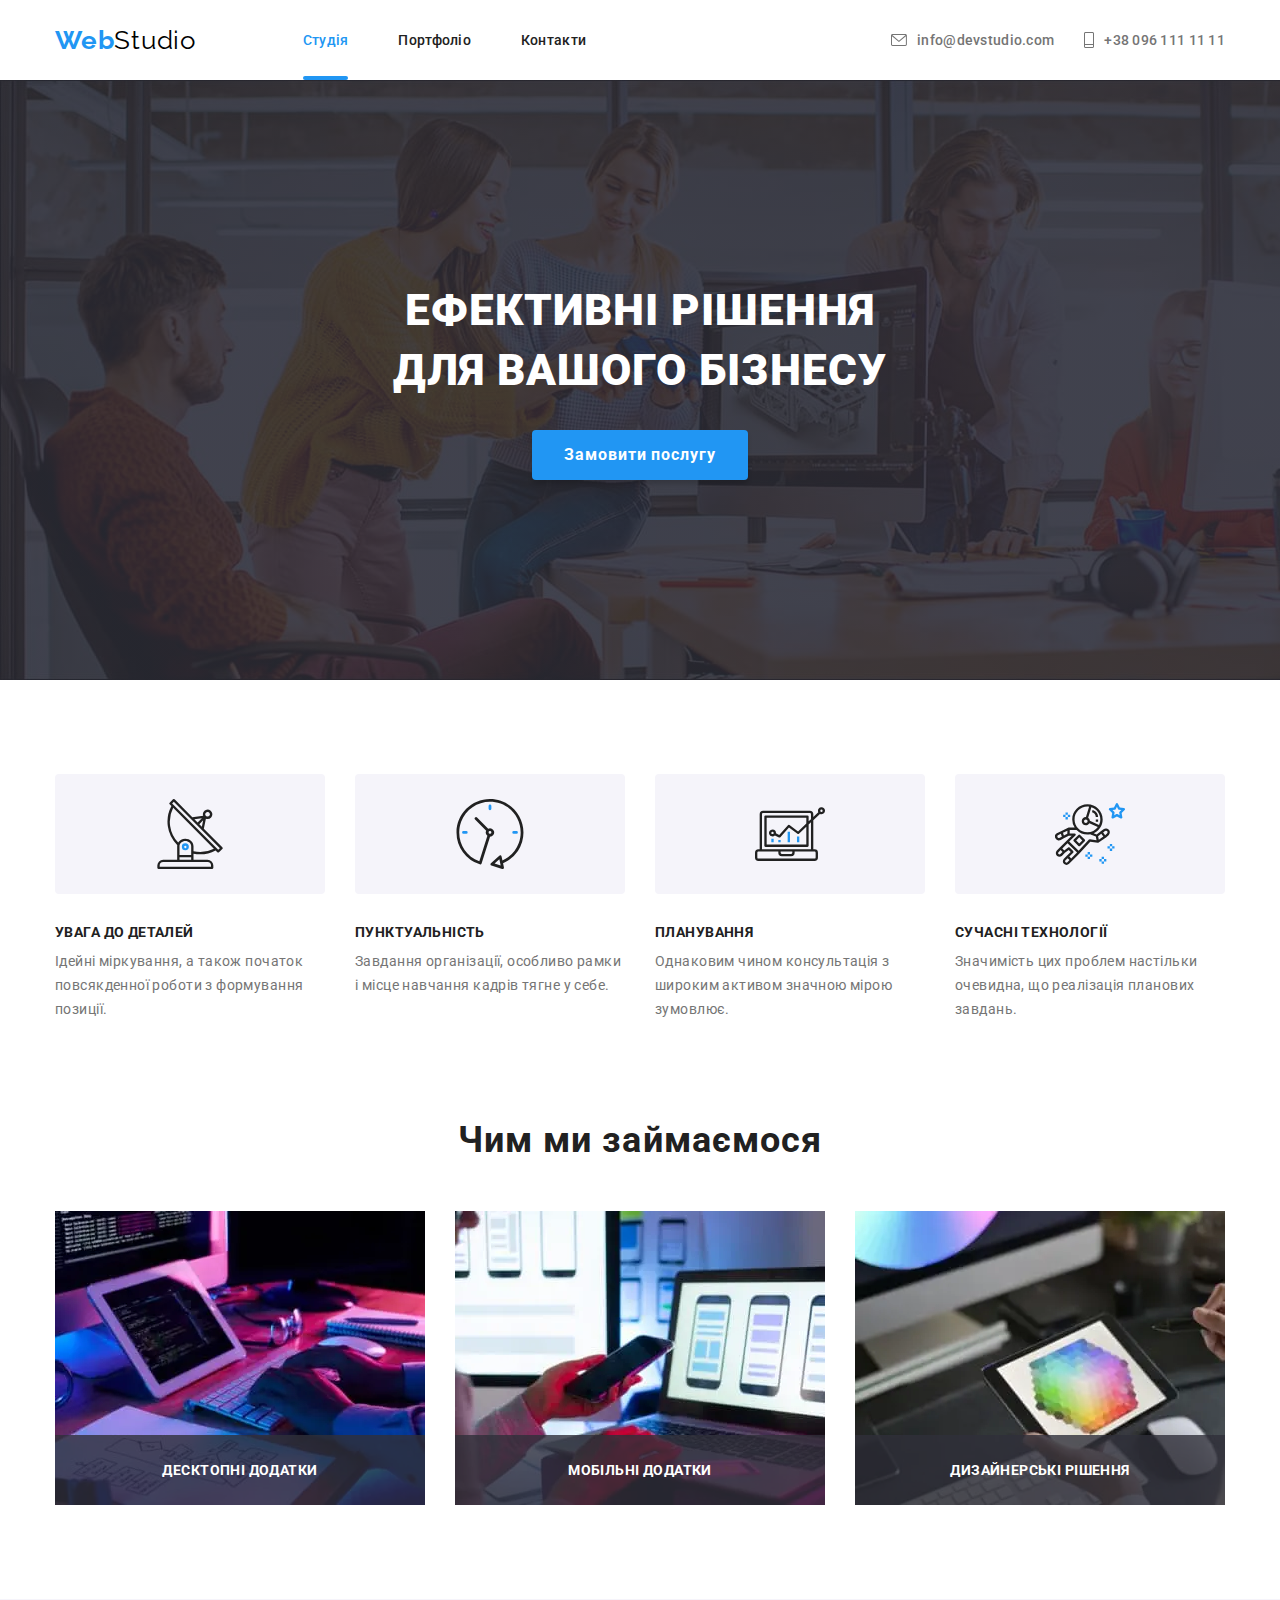
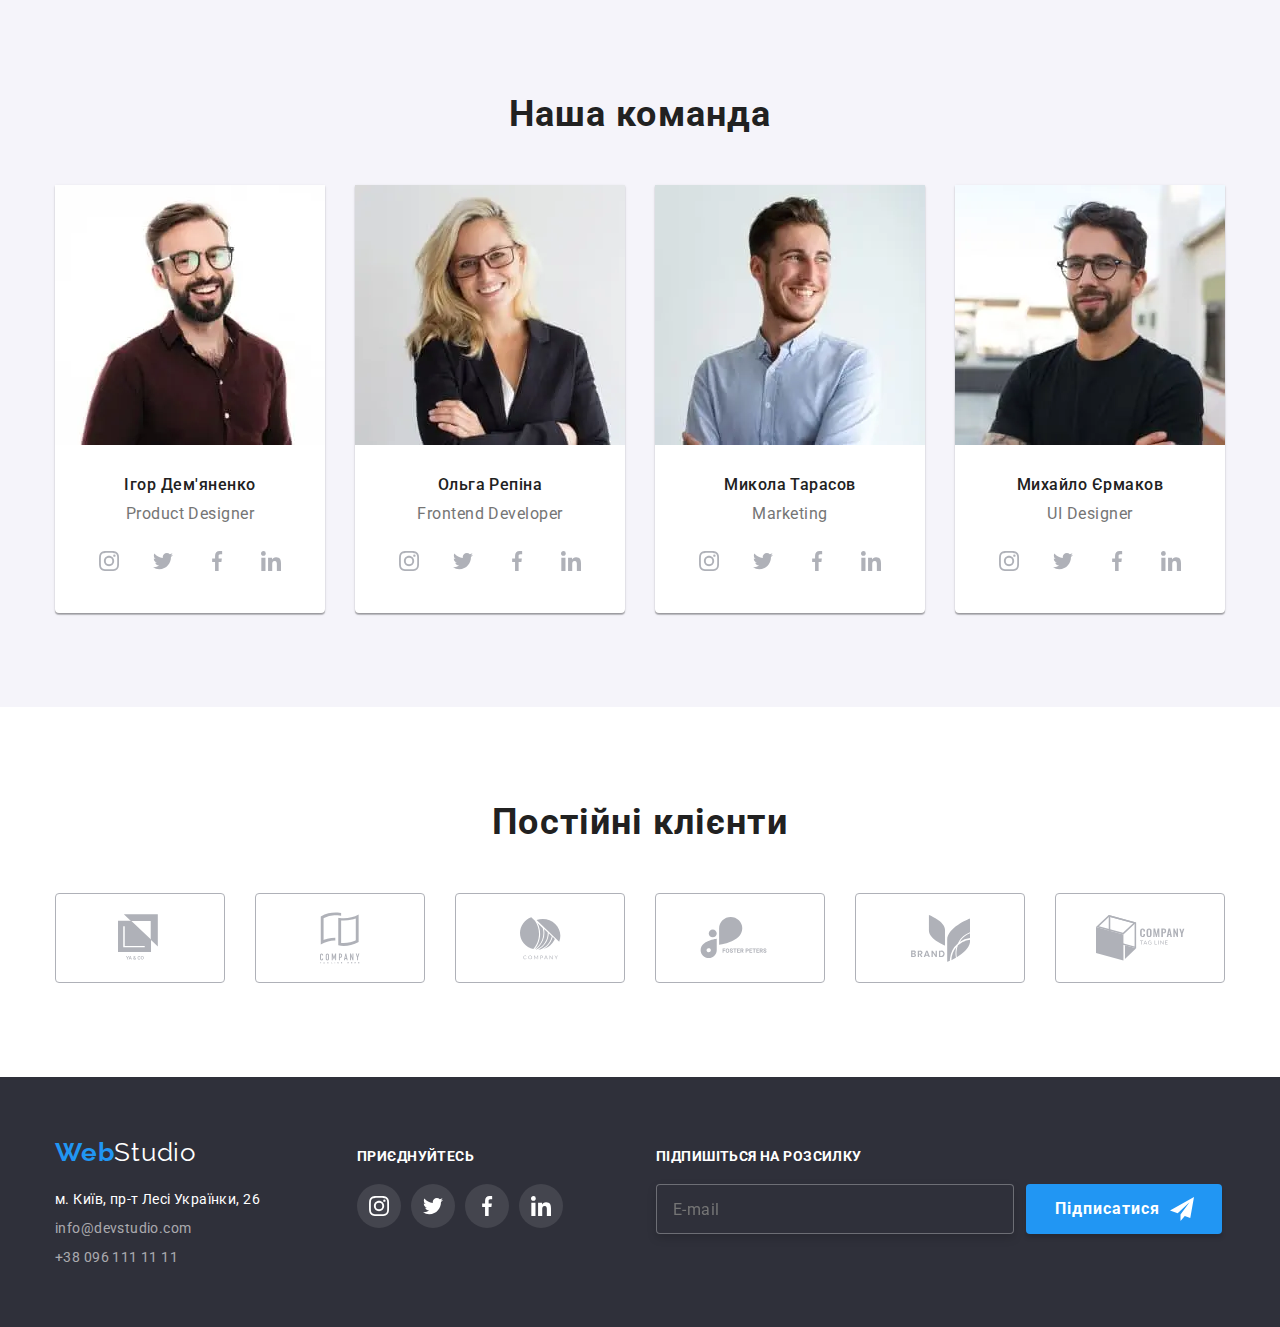
<file: index.html>
<!DOCTYPE html>
<html lang="ru">
<head>
  <meta charset="UTF-8">
  <meta name="viewport" content="width=device-width, initial-scale=1.0">
  <meta name="description" content="Компания, занимающаяся продвижением бизнес-проектов:создание мобильных и десктопных веб-приложений. "/>
  <title>Студія</title>
  <link rel="preconnect" href="https://fonts.gstatic.com">
  <link href="https://fonts.googleapis.com/css2?family=Raleway:wght@700&family=Roboto:wght@400;500;700;900&display=swap"
    rel="stylesheet">
  <link rel="stylesheet" href="./css/main.min.css">
  <script src="https://ajax.googleapis.com/ajax/libs/jquery/3.2.1/jquery.min.js"></script>
</head>
<body>
  <!-- хедер -->
  <header class="header-section">
    <div class="container header-div">
      <nav class="navigation">
        <a class="nav-logo" href="./index.html">
          <p class="logo">Web<span>Studio</span></p> 
        </a>
        <button type="button" class="menu-button" aria-expanded="false" aria-controls="menu-container" data-menu-button>
          <svg width="40" height="40" aria-label="Переключатель мобильного меню">
            <use class="icon-menu" href="./images/sprite.svg#open-menu"></use>
            <use class="icon-cross" href="./images/sprite.svg#close-menu"></use>
          </svg>
        </button>
        <div class="menu-container"id="menu-container" data-menu>
          <ul class="nav-list">
            <li class="item"><a class="nav-link current" href="./index.html">Студія</a></li>
            <li class="item"><a class="nav-link" href="./portfolio.html">Портфоліо</a></li>
            <li class="item"><a class="nav-link nav-contacts-link" href="#footer">Контакти</a></li>
          </ul>
          <address>
            <ul class="nav-contacts">
              <li class="item"><a class="nav-contact" href="mailto:info@devstudio.com">
                  <svg class="nav-svg" width="16" height="12">
                    <use href="./images/sprite.svg#mail"></use>
                  </svg>
                  info@devstudio.com
                </a></li>
              <li class="item"><a class="nav-contact" href="tel:+380961111111">
                  <svg class="nav-svg" width="10" height="16">
                    <use href="./images/sprite.svg#phone"></use>
                  </svg>
                  +38 096 111 11 11
                </a></li>
            </ul>
          </address>
        </div>
      </nav>
    </div>
  </header>
    <!-- майн -->
  <main>
      
    <!-- Hero-section -->
    <section class="hero-section">
      <h1 class="hero-title">ЕФЕКТИВНІ РІШЕННЯ<br>ДЛЯ ВАШОГО БІЗНЕСУ</h1>
      <button type="button" class="hero-button" data-modal-open>Замовити послугу</button>      
    </section>
    <!-- Hero-modal  -->
    <div class="backdrop is-hidden" data-modal>
      <div class="modal">
        <form class="service-form" action="">
          <b class="form-сaption">Залиште свої данні, ми вам передзвонимо</b>
    
          <label class="service-label">
            <span class="label-text">Ім'я</span>
            <div class="input-div">
              <input class="service-input" type="text" name="name" placeholder=" " required>
              <svg class="service-icons" width="18" height="18">
                <use href="./images/sprite.svg#person"></use>
              </svg>
            </div>
          </label>
    
          <label class="service-label">
            <span class="label-text">Телефон</span>
            <div class="input-div">
              <input class="service-input" type="tel" name="tel" placeholder=" " required>
              <svg class="service-icons" width="18" height="18">
                <use href="./images/sprite.svg#tel"></use>
              </svg>
            </div>
          </label>
    
          <label class="service-label">
            <span class="label-text">Пошта</span>
            <div class="input-div">
              <input class="service-input" type="email" name="mail" placeholder=" " required>
              <svg class="service-icons" width="18" height="18">
                <use href="./images/sprite.svg#email"></use>
              </svg>
            </div>
          </label>
          <label class="service-label">
            <span class="label-text">Коментар</span>
            <textarea class="service-textarea" name="comments" id="" cols="45" rows="5"
              placeholder="Введіть текст"></textarea>
          </label>
          <label class="agree-label">
            <input type="checkbox" name="checkbox" class="checkbox-input visually-hidden" required>
            <span class="checkbox-span"></span>
            <span class="agree-text">Погоджуюсь з розсилкою і приймаю
              <a class="agreement-link" href="#">
                <span class="agreement-text">Умови договору</span>
              </a>
            </span>
          </label>
          <button class="hero-button service-button" type="submit">
            Відправити
          </button>
    
          <button type="button" class="modal-close-button"  data-modal-close>
            <svg width="11" height="11">
              <use href="./images/sprite.svg#close"></use>
            </svg>
          </button>
        </form>
      </div>
    </div>
      <!-- Advantages-section -->

    <section class="advantages-section">
      <div class="container">
        <!-- скрытый заголовок -->
        <h2 class="visually-hidden">Переваги</h2>
        <ul class="advantages-list">
          <li class="advantages-item">
            <div class="advantages-div">
              <svg class="advantages-icons" width="70" height="70">
                <use class="antenna-icon" href="./images/sprite.svg#antenna"></use>
              </svg>
            </div>
            <h3 class="advantages-title">УВАГА ДО ДЕТАЛЕЙ</h3>
            <p class="advantages-text text-hight">Ідейні міркування, а також початок повсякденної роботи з формування позиції.</p>
          </li>
          <li class="advantages-item antenna-icon">
            <div class="advantages-div">
              <svg class="advantages-icons" width="70" height="70">
                <use href="./images/sprite.svg#clock" width="70" height="70"></use>
              </svg>
            </div>
            <h3 class="advantages-title">ПУНКТУАЛЬНІСТЬ</h3>
            <p class="advantages-text text-hight">Завдання організації, особливо рамки і місце навчання кадрів тягне у себе.</p>
          </li>
          <li class="advantages-item">
            <div class="advantages-div">
              <svg class="advantages-icons" width="70" height="70">
                <use href="./images/sprite.svg#diagram"></use>
              </svg>
            </div>
            <h3 class="advantages-title">ПЛАНУВАННЯ</h3>
            <p class="advantages-text">Однаковим чином консультація з широким активом значною мірою зумовлює.</p>
          </li>
          <li class="advantages-item">
            <div class="advantages-div">
              <svg class="advantages-icons" width="70" height="70">
                <use href="./images/sprite.svg#astronaut"></use>
              </svg>
            </div>
            <h3 class="advantages-title">СУЧАСНІ ТЕХНОЛОГІЇ</h3>
            <p class="advantages-text">Значимість цих проблем настільки очевидна, що реалізація планових завдань.</p>
          </li>
        </ul>
      </div>  
    </section>
    <!-- Illustrations-section -->

    <section class="illustrations-section">
      <div class="container"> 
        <h2 class="illustrations-title">Чим ми займаємося</h2>
        <ul class="illustrations-list">
          <li class="illustrations-item">
            <picture>
              <source 
                srcset="
                ./images/Desktop/webP/img1.webp 1x, 
                ./images/Desktop/webP/img1@2x.webp 2x
                " 
                type="image/webp"
              />
              <source
              srcset="
              ./images/Desktop/jpg/img1.jpg 1x,
              ./images/Desktop/jpg/img1@2x.jpg 2x
              "
              type="image/jpg"
              />
              <img 
                src="./images/Desktop/jpg/img1.jpg" 
                alt="Программист крупным планом работает за столом в офисе" width="370"
              />
            </picture>
            <p class="illustrations-text">десктопні додатки</p>
          </li>
          <li class="illustrations-item">
            <picture>
              <source 
                srcset="
                ./images/Desktop/webP/img2.webp 1x,
                ./images/Desktop/webP/img2@2x.webp 2x" 
                type="image/webp"
              />
              <source
              srcset="
              ./images/Desktop/jpg/img2.jpg 1x,
              ./images/Desktop/jpg/img2@2x.jpg 2x
              "
              type="image/jpg"
              />
              <img 
                src="./images/Desktop/jpg/img2.jpg" 
                alt="Веб-дизайнеры разрабатывают приложения для смартфонов, команда разработчиков работает над интерфейсом мобильных телефонов" width="370"
              />
            </picture>
            <p class="illustrations-text">мобільні додатки</p>
          </li>
          <li class="illustrations-item">
            <picture>
              <source 
                srcset="
                ./images/Desktop/webP/img3.webp 1x,
                ./images/Desktop/webP/img3@2x.webp 2x
                "
                type="image/webp"
              />
              <source
              srcset="
              ./images/Desktop/jpg/img3.jpg 1x,
              ./images/Desktop/jpg/img3@2x.jpg 2x
              "
              type="image/jpg"
              />
              <img 
                src="./images/Desktop/jpg/img3.jpg"
                alt="Креативный художник веб-дизайна с рабочим графическим планшетом для выбора цвета" width="370"
              />
            </picture>
            <p class="illustrations-text">дизайнерські рішення</p>
          </li>
        </ul>
      </div>
    </section>
    <!-- Team-section -->

    <section class="team-section">
      <div class="container">
        <h2 class="team-title">Наша команда</h2>
        <ul class="team-list">
          <li class="team-item">
            <picture>
              <source srcset="
                ./images/Desktop/webP/photo1.webp 1x,
                ./images/Desktop/webP/photo1@2x.webp 2x
                " 
                type="image/webp" 
                media="(min-width: 1200px)" />
              <source srcset="
                ./images/Tablet/webP/photo1.webp 1x,
                ./images/Tablet/webP/photo1@2x.webp 2x
                " 
                type="image/webp" 
                media="(min-width: 768px)" />
              <source srcset="
                ./images/Mobile/webP/photo1.webp 1x,
                ./images/Mobile/webP/photo1@2x.webp 2x
                " 
                type="image/webp" 
                media="(max-width: 767px)" />
              <source srcset="
                ./images/Desktop/jpg/photo1.jpg 1x,
                ./images/Desktop/jpg/photo1@2x.jpg 2x
                " 
                type="image/jpg" 
                media="(min-width: 1200px)" />
              <source srcset="
                ./images/Tablet/jpg/photo1.jpg 1x,
                ./images/Tablet/jpg/photo1@2x.jpg 2x
                " 
                type="image/jpg" 
                media="(min-width: 768px)" />
              <source srcset="
                ./images/Mobile/jpg/photo1.jpg 1x,
                ./images/Mobile/jpg/photo1@2x.jpg 2x
                " 
                type="image/jpg"
                media="(max-width: 767px)" />
              <img src="./images/Mobile/jpg/photo1.jpg" alt="Игорь Демьяненко" width="450">
            </picture>
            <h3 class="teammate">Ігор Дем'яненко</h3>
            <p class="teammate-profession" lang="en">Product Designer</p>
            <ul class="social-list">
              <li class="social-item">
                <a class="social-link" href="#/">
                  <svg width="20" height="20">
                    <use href="./images/sprite.svg#instagram"></use>
                  </svg>
                </a>
              </li>
              <li class="social-item">
                <a class="social-link" href="#/">
                  <svg width="20" height="20">
                    <use href="./images/sprite.svg#twitter"></use>
                  </svg>
                </a>
              </li>
              <li class="social-item">
                <a class="social-link" href="#/">
                  <svg width="20" height="20">
                    <use href="./images/sprite.svg#facebook"></use>
                  </svg>
                </a>
              </li>
              <li class="social-item">
                <a class="social-link" href="#/">
                  <svg width="20" height="20">
                    <use href="./images/sprite.svg#linkedin"></use>
                  </svg>
                </a>
              </li>
            </ul>
          </li>
          <li class="team-item">
            <picture>
              <source srcset="
                ./images/Desktop/webP/photo2.webp 1x,
                ./images/Desktop/webP/photo2@2x.webp 2x
                " 
                type="image/webp" 
                media="(min-width: 1200px)" />
              <source srcset="
                ./images/Tablet/webP/photo2.webp 1x,
                ./images/Tablet/webP/photo2@2x.webp 2x
                " 
                type="image/webp" 
                media="(min-width: 768px)" />
              <source srcset="
                ./images/Mobile/webP/photo2.webp 1x,
                ./images/Mobile/webP/photo2@2x.webp 2x
                " 
                type="image/webp" 
                media="(max-width: 767px)" />
              <source srcset="
                ./images/Desktop/jpg/photo2.jpg 1x,
                ./images/Desktop/jpg/photo2@2x.jpg 2x
                " 
                type="image/jpg" 
                media="(min-width: 1200px)" />
              <source srcset="
                ./images/Tablet/jpg/photo2.jpg 1x,
                ./images/Tablet/jpg/photo2@2x.jpg 2x
                " 
                type="image/jpg"
                media="(min-width: 768px)" />
              <source srcset="
                ./images/Mobile/jpg/photo2.jpg 1x,
                ./images/Mobile/jpg/photo2@2x.jpg 2x
                " 
                type="image/jpg" 
                media="(max-width: 767px)" />
              <img src="./images/Mobile/jpg/photo2.jpg" alt="Ольга Репина" width="450">
              </picture>
            <h3 class="teammate">Ольга Репіна</h3>
            <p class="teammate-profession" lang="en">Frontend Developer</p>
            <ul class="social-list">
              <li class="social-item">
                <a class="social-link" href="#/">
                  <svg width="20" height="20">
                    <use href="./images/sprite.svg#instagram"></use>
                  </svg>
                </a>
              </li>
              <li class="social-item">
                <a class="social-link" href="#/">
                  <svg width="20" height="20">
                    <use href="./images/sprite.svg#twitter"></use>
                  </svg>
                </a>
              </li>
              <li class="social-item">
                <a class="social-link" href="#/">
                  <svg width="20" height="20">
                    <use href="./images/sprite.svg#facebook"></use>
                  </svg>
                </a>
              </li>
              <li class="social-item">
                <a class="social-link" href="#/">
                  <svg width="20" height="20">
                    <use href="./images/sprite.svg#linkedin"></use>
                  </svg>
                </a>
              </li>
            </ul>
          </li>
          <li class="team-item">
            <picture>
              <source srcset="
                ./images/Desktop/webP/photo3.webp 1x,
                ./images/Desktop/webP/photo3@2x.webp 2x
                " 
                type="image/webp" 
                media="(min-width: 1200px)" />
              <source srcset="
                ./images/Tablet/webP/photo3.webp 1x,
                ./images/Tablet/webP/photo3@2x.webp 2x
                " 
                type="image/webp" 
                media="(min-width: 768px)" />
              <source srcset="
                ./images/Mobile/webP/photo3.webp 1x,
                ./images/Mobile/webP/photo3@2x.webp 2x
                " 
                type="image/webp" 
                media="(max-width: 767px)" />
              <source srcset="
                ./images/Desktop/jpg/photo3.jpg 1x,
                ./images/Desktop/jpg/photo3@2x.jpg 2x
                " 
                type="image/jpg" 
                media="(min-width: 1200px)" />
              <source srcset="
                ./images/Tablet/jpg/photo3.jpg 1x,
                ./images/Tablet/jpg/photo3@2x.jpg 2x
                " 
                type="image/jpg" 
                media="(min-width: 768px)" />
              <source srcset="
                ./images/Mobile/jpg/photo3.jpg 1x,
                ./images/Mobile/jpg/photo3@2x.jpg 2x
                " 
                type="image/jpg" 
                media="(max-width: 768px)" />
              <img src="./images/Mobile/jpg/photo3.jpg" alt="Николай Тарасов" min-width="450">
            </picture>
            <h3 class="teammate">Микола Тарасов</h3>
            <p class="teammate-profession" lang="en">Marketing</p>
            <ul class="social-list">
              <li class="social-item">
                <a class="social-link" href="#/">
                  <svg width="20" height="20">
                    <use href="./images/sprite.svg#instagram"></use>
                  </svg>
                </a>
              </li>
              <li class="social-item">
                <a class="social-link" href="#/">
                  <svg width="20" height="20">
                    <use href="./images/sprite.svg#twitter"></use>
                  </svg>
                </a>
              </li>
              <li class="social-item">
                <a class="social-link" href="#/">
                  <svg width="20" height="20">
                    <use href="./images/sprite.svg#facebook"></use>
                  </svg>
                </a>
              </li>
              <li class="social-item">
                <a class="social-link" href="#/">
                  <svg width="20" height="20">
                    <use href="./images/sprite.svg#linkedin"></use>
                  </svg>
                </a>
              </li>
            </ul>
          </li>
          <li class="team-item">
            <picture>
              <source srcset="
                ./images/Desktop/webP/photo4.webp 1x,
                ./images/Desktop/webP/photo4@2x.webp 2x
                " type="image/webp" media="(min-width: 1200px)" />
              <source srcset="
                ./images/Tablet/webP/photo4.webp 1x,
                ./images/Tablet/webP/photo4@2x.webp 2x
                " type="image/webp" media="(min-width: 768px)" />
              <source srcset="
                ./images/Mobile/webP/photo4.webp 1x,
                ./images/Mobile/webP/photo4@2x.webp 2x
                " type="image/webp" media="(max-width: 767px)" />
              <source srcset="
                ./images/Desktop/jpg/photo4.jpg 1x,
                ./images/Desktop/jpg/photo4@2x.jpg 2x
                " type="image/jpg" media="(min-width: 1200px)" />
              <source srcset="
                ./images/Tablet/jpg/photo4.jpg 1x,
                ./images/Tablet/jpg/photo4@2x.jpg 2x
                " type="image/jpg" media="(min-width: 768px)" />
              <source srcset="
                ./images/Mobile/jpg/photo4.jpg 1x,
                ./images/Mobile/jpg/photo4@2x.jpg 2x
                " type="image/jpg" media="(max-width: 767px)" />
              <img src="./images/Mobile/jpg/photo4.jpg" alt="Михаил Ермаков" width="450">
            </picture>
            <h3 class="teammate">Михайло Єрмаков</h3>
            <p class="teammate-profession" lang="en">UI Designer</p>
            <ul class="social-list">
              <li class="social-item">
                <a class="social-link" href="#/">
                  <svg width="20" height="20">
                    <use href="./images/sprite.svg#instagram"></use>
                  </svg>
                </a>
              </li>
              <li class="social-item">
                <a class="social-link" href="#/">
                  <svg width="20" height="20">
                    <use href="./images/sprite.svg#twitter"></use>
                  </svg>
                </a>
              </li>
              <li class="social-item">
                <a class="social-link" href="#/">
                  <svg width="20" height="20">
                    <use href="./images/sprite.svg#facebook"></use>
                  </svg>
                </a>
              </li>
              <li class="social-item">
                <a class="social-link" href="#/">
                  <svg width="20" height="20">
                    <use href="./images/sprite.svg#linkedin"></use>
                  </svg>
                </a>
              </li>
            </ul>
          </li>
        </ul>
      </div>
    </section>
    <!-- Clients-section -->

    <section class="clients-section">
      <div class="container">
        <h2 class="clients-title team-title">Постійні клієнти<h2>
          <ul class="clients-list">
            <li class="clients-item">
              <a class="logo-link" href="#/">
                <svg class="logo-svg" width="44" height="49">
                  <use href="./images/sprite.svg#logo1"></use>
                </svg>
              </a>
            </li>
            <li class="clients-item">
              <a class="logo-link" href="#/">
                <svg class="logo-svg" width="40" height="52">
                  <use href="./images/sprite.svg#logo2"></use>
                </svg>
              </a>
            </li>
            <li class="clients-item">
              <a class="logo-link" href="#/">
                <svg class="logo-svg" width="41" height="47">
                  <use href="./images/sprite.svg#logo3"></use>
                </svg>
              </a>
            </li>
            <li class="clients-item">
              <a class="logo-link" href="#/">
                <svg class="logo-svg" width="82" height="42">
                  <use href="./images/sprite.svg#logo4"></use>
                </svg>
              </a>
            </li>
            <li class="clients-item">
              <a class="logo-link" href="#/">
                <svg class="logo-svg" width="59" height="47">
                  <use href="./images/sprite.svg#logo5" ></use>
                </svg>
              </a>
            </li>
            <li class="clients-item">
              <a class="logo-link" href="#/">
                <svg class="logo-svg" width="89" height="46">
                  <use href="./images/sprite.svg#logo6"></use>
                </svg>
              </a>
            </li>
          </ul>
      </div>
    </section>
    <div class="toTop" id="toTop">
      <svg class="icon-arrow-up" width="20px" height="20px">
        <use href="./images/sprite.svg#icon-arrow-right"></use>
      </svg>
    </div>
  </main>
    <!-- Footer -->

  <footer id="footer" class="footer-section">
    <div class="container flex-div">
      <div class="footer-div">
        <a class="footer-logo" href="./index.html">
          <p class="logo">Web<span>Studio</span></p>
        </a>
        <address class="footer-address">
          <p class="street-location">м. Київ, пр-т Лесі Українки, 26</p>
          <ul class="footer-contacts">
            <li class="item"><a class="footer-contact" href="mailto:info@devstudio.com">info@devstudio.com</a></li>
            <li class="item"><a class="footer-contact" href="tel:+380961111111">+38 096 111 11 11</a></li>
          </ul>
        </address>
      </div>
      <!-- 2th Footer div -->
      <div class="footer-socials">
        <b class="join">ПРИЄДНУЙТЕСЬ</b>
        <ul class="social-list lower">
          <li class="social-item">
            <a class="social-link lower" href="#/">
              <svg width="20" height="20">
                <use href="./images/sprite.svg#instagram"></use>
              </svg>
            </a>
          </li>
          <li class="social-item">
            <a class="social-link lower" href="#/">
              <svg width="20" height="20">
                <use href="./images/sprite.svg#twitter"></use>
              </svg>
            </a>
          </li>
          <li class="social-item">
            <a class="social-link lower" href="#/">
              <svg width="20" height="20">
                <use href="./images/sprite.svg#facebook"></use>
              </svg>
            </a>
          </li>
          <li class="social-item">
            <a class="social-link lower" href="#/">
              <svg width="20" height="20">
                <use href="./images/sprite.svg#linkedin"></use>
              </svg>
            </a>
          </li>
        </ul>        
      </div>
      <!-- Footer form -->
      
      <form class="footer-form">
        <b class="subscribe-caption">Підпишіться на розсилку</b>
        <div class="enter-mail">
          <label class="footer-label">
            <input type="email" name="footerEmail" class="footer-input" placeholder="E-mail" required>
          </label>
          <button class=" hero-button subscribe-button" type="submit">
            <span class="subscribe-text">Підписатися</span>
            <svg class="send-icon" width="24" height="24">
              <use href="./images/sprite.svg#send"></use>
            </svg>
          </button>
        </div>
      </form>
    </div>
  </footer>
  <script src="./js/modal.js"></script>
  <script src="./js/menu.js"></script>
  <script src="./js/button.js"></script>
</body>
</html>
</file>
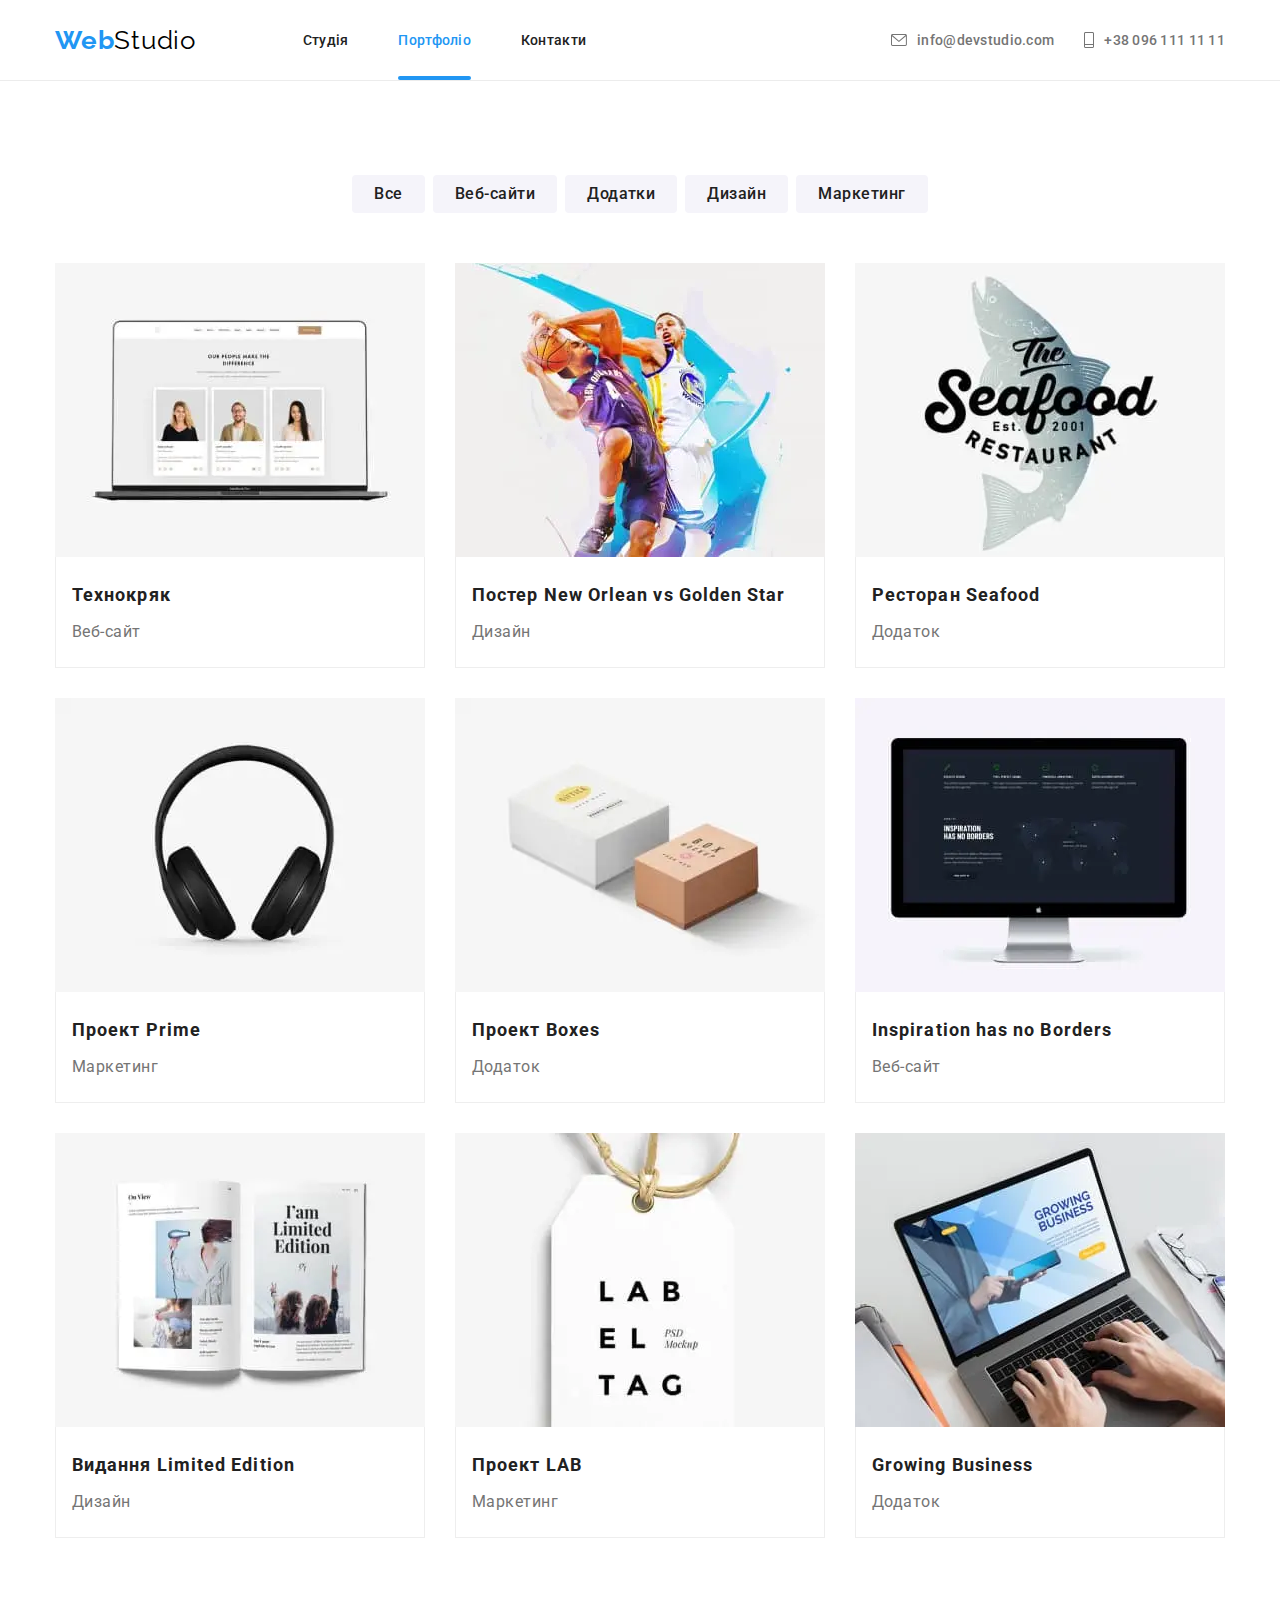
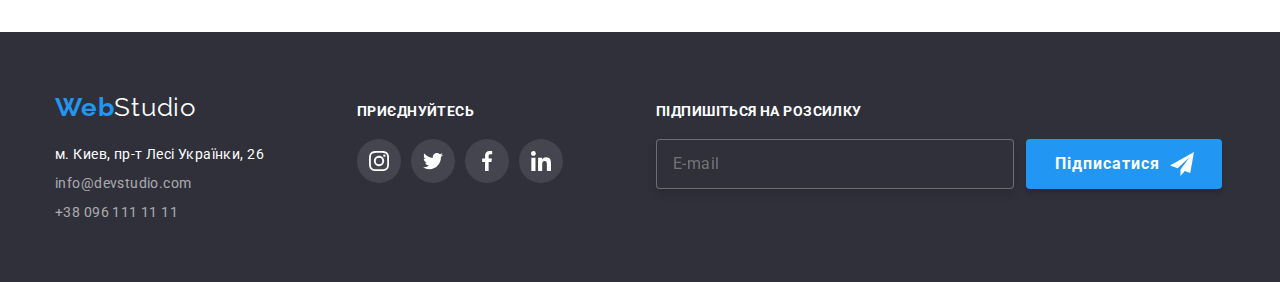
<file: portfolio.html>
<!DOCTYPE html>
<html lang="ru">

<head>
  <meta charset="UTF-8">
  <meta name="viewport" content="width=device-width, initial-scale=1.0">
  <meta name="description" content="Примеры созданых и поддерживаемых бизнес-проектов " />
  <title>Портфоліо</title>
  <link rel="preconnect" href="https://fonts.gstatic.com">
  <link href="https://fonts.googleapis.com/css2?family=Oleo+Script&family=Raleway:wght@700&family=Roboto:wght@400;500;700;900&display=swap"
    rel="stylesheet">
  <link rel="stylesheet" href="./css/main.min.css">
  <script src="https://ajax.googleapis.com/ajax/libs/jquery/3.2.1/jquery.min.js"></script>
</head>

<body>
  <!-- Header -->
    <header class="header-section">
      <div class="container header-div">
        <nav class="navigation">
          <a class="nav-logo" href="./index.html">
            <p class="logo">Web<span>Studio</span></p>
          </a>
          <button type="button" class="menu-button" aria-expanded="false" aria-controls="menu-container" data-menu-button>
            <svg width="40" height="40" aria-label="Переключатель мобильного меню">
              <use class="icon-menu" href="./images/sprite.svg#open-menu"></use>
              <use class="icon-cross" href="./images/sprite.svg#close-menu"></use>
            </svg>
          </button>
          <div class="menu-container" id="menu-container" data-menu>
            <ul class="nav-list">
              <li class="item"><a class="nav-link" href="./index.html">Студія</a></li>
              <li class="item"><a class="nav-link current" href="./portfolio.html">Портфоліо</a></li>
              <li class="item"><a class="nav-link nav-contacts-link" href="#footer">Контакти</a></li>
            </ul>
            <address>
              <ul class="nav-contacts">
                <li class="item"><a class="nav-contact" href="mailto:info@devstudio.com">
                    <svg class="nav-svg" width="16" height="12">
                      <use href="./images/sprite.svg#mail"></use>
                    </svg>
                    info@devstudio.com
                  </a></li>
                <li class="item"><a class="nav-contact" href="tel:+380961111111">
                    <svg class="nav-svg" width="10" height="16">
                      <use href="./images/sprite.svg#phone"></use>
                    </svg>
                    +38 096 111 11 11
                  </a></li>
              </ul>
            </address>
          </div>
        </nav>
      </div>
    </header>
  <main>

    <!-- Portfolio section -->
    <section class="projects-section">
      <div class="container">
        <!-- Hidden title -->
        <h1 class="visually-hidden">Наші проекти</h1>     
        <ul class="sorter-list">
          <li class="sorter-item"><button class="sorter-button" type="button">Все</button></li>
          <li class="sorter-item"><button class="sorter-button" type="button">Веб-сайти</button></li>
          <li class="sorter-item"><button class="sorter-button" type="button">Додатки</button></li>
          <li class="sorter-item"><button class="sorter-button" type="button">Дизайн</button></li>
          <li class="sorter-item"><button class="sorter-button" type="button">Маркетинг</button></li>
        </ul>
        <ul class="projects-list">
          <li class="projects-item">
            <a class="projects-link" href="#">
              <div class="overlay">
                <picture>
                  <source 
                    srcset="
                    ./images/Desktop/webP/Portfolio/img.webp 1x,
                    ./images/Desktop/webP/Portfolio/img@2x.webp 2x
                    " 
                    type="image/webp" 
                    media="(min-width: 1200px)" 
                  />
                  <source 
                    srcset="
                    ./images/Tablet/webP/Portfolio/img.webp 1x,
                    ./images/Tablet/webP/Portfolio/img@2x.webp 2x
                    "
                    type="image/webp" 
                    media="(min-width: 768px)" 
                  />
                  <source 
                    srcset="
                    ./images/Mobile/webP/Portfolio/img.webp 1x,
                    ./images/Mobile/webP/Portfolio/img@2x.webp 2x
                    " 
                    type="image/webp" 
                    media="(max-width: 767px)" 
                  />
                  <source 
                    srcset="
                    ./images/Desktop/jpg/Portfolio/img.jpg 1x,
                    ./images/Desktop/jpg/Portfolio/img@2x.jpg 2x
                    " 
                    type="image/jpg" 
                    media="(min-width: 1200px)" 
                  />
                  <source 
                    srcset="
                    ./images/Tablet/jpg/Portfolio/img.jpg 1x,
                    ./images/Tablet/jpg/Portfolio/img@2x.jpg 2x
                    " 
                    type="image/jpg" 
                    media="(min-width: 768px)" 
                  />
                  <source 
                    srcset="
                    ./images/Mobile/jpg/Portfolio/img.jpg 1x,
                    ./images/Mobile/jpg/Portfolio/img@2x.jpg 2x
                    " 
                    type="image/jpg" 
                    media="(max-width: 767px)"
                  />
                  <img src="./images/Mobile/jpg/Portfolio/img.jpg" alt="Скриншот сайта" width="450"/>                 
                </picture>
                <p class="hidden-text">Технокряк це сучасний майданчик поширення коронавірусу. Компанії використовують цю платформу для цифрового шпигунства та атак на захищені сервери конкурентів.</p>
              </div>
              <div class="projects-content">
                <h2 class="projects-title">Технокряк</h2>
                <p class="projects-text">Веб-сайт</p>
              </div>
            </a>
          </li>
          <li class="projects-item">
            <a class="projects-link" href="#">
              <div class="overlay">
                <picture>
                  <source srcset="
                    ./images/Desktop/webP/Portfolio/img-1.webp 1x,
                    ./images/Desktop/webP/Portfolio/img-1@2x.webp 2x
                    " 
                    type="image/webp" 
                    media="(min-width: 1200px)" />
                  <source srcset="
                    ./images/Tablet/webP/Portfolio/img-1.webp 1x,
                    ./images/Tablet/webP/Portfolio/img-1@2x.webp 2x
                    " 
                    type="image/webp" 
                    media="(min-width: 768px)" />
                  <source srcset="
                    ./images/Mobile/webP/Portfolio/img-1.webp 1x,
                    ./images/Mobile/webP/Portfolio/img-1@2x.webp 2x
                    " 
                    type="image/webp"
                    media="(max-width: 767px)" />
                  <source srcset="
                    ./images/Desktop/jpg/Portfolio/img-1.jpg 1x,
                    ./images/Desktop/jpg/Portfolio/img-1@2x.jpg 2x
                    " 
                    type="image/jpg" 
                    media="(min-width: 1200px)" />
                  <source srcset="
                    ./images/Tablet/jpg/Portfolio/img-1.jpg 1x,
                    ./images/Tablet/jpg/Portfolio/img-1@2x.jpg 2x
                    " 
                    type="image/jpg" 
                    media="(min-width: 768px)" />
                  <source srcset="
                    ./images/Mobile/jpg/Portfolio/img-1.jpg 1x,
                    ./images/Mobile/jpg/Portfolio/img-1@2x.jpg 2x
                    " 
                    type="image/jpg" 
                    media="(max-width: 767px)" />
                  <img src="./images/Mobile/jpg/Portfolio/img-1.jpg" alt="Два игрока в баскетбол" width="450">
                </picture>
                <p class="hidden-text">Технокряк це сучасний майданчик поширення коронавірусу. Компанії використовують цю платформу для цифрового шпигунства та атак на захищені сервери конкурентів.</p>
              </div>
              <div class="projects-content">
                <h2 class="projects-title">Постер New Orlean vs Golden Star</h2>
                <p class="projects-text">Дизайн</p>   
              </div>           
            </a>
          </li>
          <li class="projects-item">
            <a class="projects-link" href="#">
              <div class="overlay">
                <picture>
                  <source srcset="
                    ./images/Desktop/webP/Portfolio/img-2.webp 1x,
                    ./images/Desktop/webP/Portfolio/img-2@2x.webp 2x
                    " 
                    type="image/webp" 
                    media="(min-width: 1200px)" />
                  <source srcset="
                    ./images/Tablet/webP/Portfolio/img-2.webp 1x,
                    ./images/Tablet/webP/Portfolio/img-2@2x.webp 2x
                    " 
                    type="image/webp" 
                    media="(min-width: 768px)" />
                  <source srcset="
                    ./images/Mobile/webP/Portfolio/img-2.webp 1x,
                    ./images/Mobile/webP/Portfolio/img-2@2x.webp 2x
                    " 
                    type="image/webp" 
                    media="(max-width: 767px)" />
                  <source srcset="
                    ./images/Desktop/jpg/Portfolio/img-2.jpg 1x,
                    ./images/Desktop/jpg/Portfolio/img-2@2x.jpg 2x
                    " 
                    type="image/jpg" 
                    media="(min-width: 1200px)" />
                  <source srcset="
                    ./images/Tablet/jpg/Portfolio/img-2.jpg 1x,
                    ./images/Tablet/jpg/Portfolio/img-2@2x.jpg 2x
                    " 
                    type="image/jpg" 
                    media="(min-width: 768px)" />
                  <source srcset="
                    ./images/Mobile/jpg/Portfolio/img-2.jpg 1x,
                    ./images/Mobile/jpg/Portfolio/img-2@2x.jpg 2x
                    " 
                    type="image/jpg" 
                    media="(max-width: 767px)" />
                  <img src="./images/Mobile/jpg/Portfolio/img-2.jpg" alt="Логотип ресторана" width="450">
                </picture>
                <p class="hidden-text">Технокряк це сучасний майданчик поширення коронавірусу. Компанії використовують цю платформу для цифрового шпигунства та атак на захищені сервери конкурентів.</p>
              </div>
              <div class="projects-content">
                <h2 class="projects-title">Ресторан Seafood</h2>
                <p class="projects-text">Додаток</p>
              </div>
            </a>
          </li>
          <li class="projects-item">
            <a class="projects-link" href="#">
              <div class="overlay">
                <picture>
                  <source srcset="
                    ./images/Desktop/webP/Portfolio/img-3.webp 1x,
                    ./images/Desktop/webP/Portfolio/img-3@2x.webp 2x
                    " 
                    type="image/webp" 
                    media="(min-width: 1200px)" />
                  <source srcset="
                    ./images/Tablet/webP/Portfolio/img-3.webp 1x,
                    ./images/Tablet/webP/Portfolio/img-3@2x.webp 2x
                    " 
                    type="image/webp" 
                    media="(min-width: 768px)" />
                  <source srcset="
                    ./images/Mobile/webP/Portfolio/img-3.webp 1x,
                    ./images/Mobile/webP/Portfolio/img-3@2x.webp 2x
                    " 
                    type="image/webp" 
                    media="(max-width: 767px)" />
                  <source srcset="
                    ./images/Desktop/jpg/Portfolio/img-3.jpg 1x,
                    ./images/Desktop/jpg/Portfolio/img-3@2x.jpg 2x
                    " 
                    type="image/jpg" 
                    media="(min-width: 1200px)" />
                  <source srcset="
                    ./images/Tablet/jpg/Portfolio/img-3.jpg 1x,
                    ./images/Tablet/jpg/Portfolio/img-3@2x.jpg 2x
                    " 
                    type="image/jpg" 
                    media="(min-width: 768px)" />
                  <source srcset="
                    ./images/Mobile/jpg/Portfolio/img-3.jpg 1x,
                    ./images/Mobile/jpg/Portfolio/img-3@2x.jpg 2x
                    " 
                    type="image/jpg"
                    media="(max-width: 767px)" />
                  <img src="./images/Mobile/jpg/Portfolio/img-3.jpg" alt="Наушники" width="450">
                </picture>
                <p class="hidden-text">Технокряк це сучасний майданчик поширення коронавірусу. Компанії використовують цю платформу для цифрового шпигунства та атак на захищені сервери конкурентів.</p>
              </div>
              <div class="projects-content">
                <h2 class="projects-title">Проект Prime</h2>
                <p class="projects-text">Маркетинг</p>
              </div>              
            </a>
          </li>
          <li class="projects-item">
            <a class="projects-link" href="#">
              <div class="overlay">
                <picture>
                  <source srcset="
                    ./images/Desktop/webP/Portfolio/img-4.webp 1x,
                    ./images/Desktop/webP/Portfolio/img-4@2x.webp 2x
                    " 
                    type="image/webp" 
                    media="(min-width: 1200px)" />
                  <source srcset="
                    ./images/Tablet/webP/Portfolio/img-4.webp 1x,
                    ./images/Tablet/webP/Portfolio/img-4@2x.webp 2x
                    " 
                    type="image/webp" 
                    media="(min-width: 768px)" />
                  <source srcset="
                    ./images/Mobile/webP/Portfolio/img-4.webp 1x,
                    ./images/Mobile/webP/Portfolio/img-4@2x.webp 2x
                    " 
                    type="image/webp" 
                    media="(max-width: 767px)" />
                  <source srcset="
                    ./images/Desktop/jpg/Portfolio/img-4.jpg 1x,
                    ./images/Desktop/jpg/Portfolio/img-4@2x.jpg 2x
                    " 
                    type="image/jpg" 
                    media="(min-width: 1200px)" />
                  <source srcset="
                    ./images/Tablet/jpg/Portfolio/img-4.jpg 1x,
                    ./images/Tablet/jpg/Portfolio/img-4@2x.jpg 2x
                    " 
                    type="image/jpg" 
                    media="(min-width: 768px)" />
                  <source srcset="
                    ./images/Mobile/jpg/Portfolio/img-4.jpg 1x,
                    ./images/Mobile/jpg/Portfolio/img-4@2x.jpg 2x
                    " 
                    type="image/jpg" 
                    media="(max-width: 767px)" />
                  <img src="./images/Mobile/jpg/Portfolio/img-4.jpg" alt="Белая и коричневая упаковки" width="450">
                </picture>
                <p class="hidden-text">Технокряк це сучасний майданчик поширення коронавірусу. Компанії використовують цю платформу для цифрового шпигунства та атак на захищені сервери конкурентів.</p>
              </div>
              <div class="projects-content">
                <h2 class="projects-title">Проект Boxes</h2>
                <p class="projects-text">Додаток</p>
              </div>
            </a>
          </li>
          <li class="projects-item">
            <a class="projects-link" href="#">
              <div class="overlay">
                <picture>
                  <source srcset="
                    ./images/Desktop/webP/Portfolio/img-5.webp 1x,
                    ./images/Desktop/webP/Portfolio/img-5@2x.webp 2x
                    " 
                    type="image/webp" 
                    media="(min-width: 1200px)" />
                  <source srcset="
                    ./images/Tablet/webP/Portfolio/img-5.webp 1x,
                    ./images/Tablet/webP/Portfolio/img-5@2x.webp 2x
                    " 
                    type="image/webp" 
                    media="(min-width: 768px)" />
                  <source srcset="
                    ./images/Mobile/webP/Portfolio/img-5.webp 1x,
                    ./images/Mobile/webP/Portfolio/img-5@2x.webp 2x
                    " 
                    type="image/webp" 
                    media="(max-width: 767px)" />
                  <source srcset="
                    ./images/Desktop/jpg/Portfolio/img-5.jpg 1x,
                    ./images/Desktop/jpg/Portfolio/img-5@2x.jpg 2x
                    " 
                    type="image/jpg" 
                    media="(min-width: 1200px)" />
                  <source srcset="
                    ./images/Tablet/jpg/Portfolio/img-5.jpg 1x,
                    ./images/Tablet/jpg/Portfolio/img-5@2x.jpg 2x
                    " 
                    type="image/jpg" 
                    media="(min-width: 768px)" />
                  <source srcset="
                    ./images/Mobile/jpg/Portfolio/img-5.jpg 1x,
                    ./images/Mobile/jpg/Portfolio/img-5@2x.jpg 2x
                    " 
                    type="image/jpg" 
                    media="(max-width: 767px)" />
                  <img src="./images/Mobile/jpg/Portfolio/img-5.jpg" alt="Монитор с открытым сайтом" width="450">
                </picture>
                <p class="hidden-text">Технокряк це сучасний майданчик поширення коронавірусу. Компанії використовують цю платформу для цифрового шпигунства та атак на захищені сервери конкурентів.</p>
              </div>
              <div class="projects-content">
                <h2 class="projects-title">Inspiration has no Borders</h2>
                <p class="projects-text">Веб-сайт</p>
              </div>             
            </a>
          </li>
          <li class="projects-item">
            <a class="projects-link" href="#">
              <div class="overlay">
                <picture>
                  <source srcset="
                    ./images/Desktop/webP/Portfolio/img-6.webp 1x,
                    ./images/Desktop/webP/Portfolio/img-6@2x.webp 2x
                    " 
                    type="image/webp" 
                    media="(min-width: 1200px)" />
                  <source srcset="
                    ./images/Tablet/webP/Portfolio/img-6.webp 1x,
                    ./images/Tablet/webP/Portfolio/img-6@2x.webp 2x
                    " 
                    type="image/webp" 
                    media="(min-width: 768px)" />
                  <source srcset="
                    ./images/Mobile/webP/Portfolio/img-6.webp 1x,
                    ./images/Mobile/webP/Portfolio/img-6@2x.webp 2x
                    " 
                    type="image/webp" 
                    media="(max-width: 767px)" />
                  <source srcset="
                    ./images/Desktop/jpg/Portfolio/img-6.jpg 1x,
                    ./images/Desktop/jpg/Portfolio/img-6@2x.jpg 2x
                    "
                    type="image/jpg" 
                    media="(min-width: 1200px)" />
                  <source srcset="
                    ./images/Tablet/jpg/Portfolio/img-6.jpg 1x,
                    ./images/Tablet/jpg/Portfolio/img-6@2x.jpg 2x
                    " 
                    type="image/jpg" 
                    media="(min-width: 768px)" />
                  <source srcset="
                    ./images/Mobile/jpg/Portfolio/img-6.jpg 1x,
                    ./images/Mobile/jpg/Portfolio/img-6@2x.jpg 2x
                    " 
                    type="image/jpg" 
                    media="(max-width: 767px)" />
                  <img src="./images/Mobile/jpg/Portfolio/img-6.jpg" alt="Открытая книжка" width="450">
                </picture>
                <p class="hidden-text">Технокряк це сучасний майданчик поширення коронавірусу. Компанії використовують цю платформу для цифрового шпигунства та атак на захищені сервери конкурентів.</p>
              </div>
              <div class="projects-content">
                <h2 class="projects-title">Видання Limited Edition</h2>
                <p class="projects-text">Дизайн</p>
   
              </div>           
            </a>
          </li>
          <li class="projects-item">
            <a class="projects-link" href="#">
              <div class="overlay">
                <picture>
                  <source srcset="
                    ./images/Desktop/webP/Portfolio/img-7.webp 1x,
                    ./images/Desktop/webP/Portfolio/img-7@2x.webp 2x
                    " 
                    type="image/webp" 
                    media="(min-width: 1200px)" />
                  <source srcset="
                    ./images/Tablet/webP/Portfolio/img-7.webp 1x,
                    ./images/Tablet/webP/Portfolio/img-7@2x.webp 2x
                    " 
                    type="image/webp" 
                    media="(min-width: 768px)" />
                  <source srcset="
                    ./images/Mobile/webP/Portfolio/img-7.webp 1x,
                    ./images/Mobile/webP/Portfolio/img-7@2x.webp 2x
                    " 
                    type="image/webp" 
                    media="(max-width: 767px)" />
                  <source srcset="
                    ./images/Desktop/jpg/Portfolio/img-7.jpg 1x,
                    ./images/Desktop/jpg/Portfolio/img-7@2x.jpg 2x
                    " 
                    type="image/jpg" 
                    media="(min-width: 1200px)" />
                  <source srcset="
                    ./images/Tablet/jpg/Portfolio/img-7.jpg 1x,
                    ./images/Tablet/jpg/Portfolio/img-7@2x.jpg 2x
                    " 
                    type="image/jpg" 
                    media="(min-width: 768px)" />
                  <source srcset="
                    ./images/Mobile/jpg/Portfolio/img-7.jpg 1x,
                    ./images/Mobile/jpg/Portfolio/img-7@2x.jpg 2x
                    " 
                    type="image/jpg" 
                    media="(max-width: 767px)" />
                  <img src="./images/Mobile/jpg/Portfolio/img-7.jpg" alt="Бирка LAB EL TAG" width="450">
                </picture>
                <p class="hidden-text">Технокряк це сучасний майданчик поширення коронавірусу. Компанії використовують цю платформу для цифрового шпигунства та атак на захищені сервери конкурентів.</p>
              </div>
              <div class="projects-content">
                <h2 class="projects-title">Проект LAB</h2>
                <p class="projects-text">Маркетинг</p>
              </div>              
            </a>
          </li>
          <li class="projects-item">
            <a class="projects-link" href="#/">
              <div class="overlay">
                <picture>
                  <source srcset="
                    ./images/Desktop/webP/Portfolio/img-8.webp 1x,
                    ./images/Desktop/webP/Portfolio/img-8@2x.webp 2x
                    " 
                    type="image/webp" 
                    media="(min-width: 1200px)" />
                  <source srcset="
                    ./images/Tablet/webP/Portfolio/img-8.webp 1x,
                    ./images/Tablet/webP/Portfolio/img-8@2x.webp 2x
                    " 
                    type="image/webp" 
                    media="(min-width: 768px)" />
                  <source srcset="
                    ./images/Mobile/webP/Portfolio/img-8.webp 1x,
                    ./images/Mobile/webP/Portfolio/img-8@2x.webp 2x
                    " 
                    type="image/webp" 
                    media="(max-width: 767px)" />
                  <source srcset="
                    ./images/Desktop/jpg/Portfolio/img-8.jpg 1x,
                    ./images/Desktop/jpg/Portfolio/img-8@2x.jpg 2x
                    " 
                    type="image/jpg" 
                    media="(min-width: 1200px)" />
                  <source srcset="
                    ./images/Tablet/jpg/Portfolio/img-8.jpg 1x,
                    ./images/Tablet/jpg/Portfolio/img-8@2x.jpg 2x
                    " 
                    type="image/jpg" 
                    media="(min-width: 768px)" />
                  <source srcset="
                    ./images/Mobile/jpg/Portfolio/img-8.jpg 1x,
                    ./images/Mobile/jpg/Portfolio/img-8@2x.jpg 2x
                    " 
                    type="image/jpg" 
                    media="(max-width: 767px)" />
                  <img src="./images/Mobile/jpg/Portfolio/img-8.jpg" alt="Работа за ноутбуком в приложении Growing Business" width="450">
                </picture>
                <p class="hidden-text">Технокряк це сучасний майданчик поширення коронавірусу. Компанії використовують цю платформу для цифрового шпигунства та атак на захищені сервери конкурентів.</p>
              </div>
              <div class="projects-content">
                <h2 class="projects-title">Growing Business</h2>
                <p class="projects-text">Додаток</p>
              </div>
            </a>
          </li>
        </ul>
      </div>
    </section>
    <div class="toTop" id="toTop">
      <svg class="icon-arrow-up" width="20px" height="20px">
        <use href="./images/sprite.svg#icon-arrow-right"></use>
      </svg>
    </div>
  </main>
  <!-- Footer -->
  <footer id="footer" class="footer-section">
    <div class="container flex-div">
      <div class="footer-div">
        <a class="footer-logo" href="./index.html">
          <p class="logo">Web<span>Studio</span></p>
        </a>
        <address class="footer-address">
          <p class="street-location">м. Киев, пр-т Лесі Українки, 26</p>
          <ul class="footer-contacts">
            <li class="item"><a class="footer-contact" href="mailto:info@devstudio.com">info@devstudio.com</a></li>
            <li class="item"><a class="footer-contact" href="tel:+380961111111">+38 096 111 11 11</a></li>
          </ul>
        </address>
      </div>
      <div class="footer-socials">
        <b class="join">ПРИЄДНУЙТЕСЬ</b>
        <ul class="social-list lower">
          <li class="social-item">
            <a class="social-link lower" href="#/">
              <svg width="20" height="20">
                <use href="./images/sprite.svg#instagram"></use>
              </svg>
            </a>
          </li>
          <li class="social-item">
            <a class="social-link lower" href="#/">
              <svg width="20" height="20">
                <use href="./images/sprite.svg#twitter"></use>
              </svg>
            </a>
          </li>
          <li class="social-item">
            <a class="social-link lower" href="#/">
              <svg width="20" height="20">
                <use href="./images/sprite.svg#facebook"></use>
              </svg>
            </a>
          </li>
          <li class="social-item">
            <a class="social-link lower" href="#/">
              <svg width="20" height="20">
                <use href="./images/sprite.svg#linkedin"></use>
              </svg>
            </a>
          </li>
        </ul>        
      </div>
      <!-- Footer form -->
      
      <form class="footer-form">
        <b class="subscribe-caption">Підпишіться на розсилку</b>
        <div class="enter-mail">
          <label class="footer-label">
            <input type="email" name="footerEmail" class="footer-input" placeholder="E-mail" required>
          </label>
          <button class=" hero-button subscribe-button" type="submit">
            <span class="subscribe-text">Підписатися</span>
            <svg class="send-icon" width="24" height="24">
              <use href="./images/sprite.svg#send"></use>
            </svg>
          </button>
        </div>
      </form>
    </div>
  </footer>
  <script src="./js/menu.js"></script>
  <script src="./js/button.js"></script>
  <script src="./js/links.js"></script>
</body>
</html>
</file>
<file: css/main.min.css>
/*! modern-normalize v1.0.0 | MIT License | https://github.com/sindresorhus/modern-normalize */​ ​ ​ html{box-sizing:border-box}*,*::before,*::after{box-sizing:border-box;scroll-behavior:smooth}*{margin:0;padding:0}.visually-hidden{position:absolute;width:1px;height:1px;margin:-1px;border:0;padding:0;clip:rect(0 0 0 0);overflow:hidden}img{display:block;max-width:100%;height:auto}​ :root{-moz-tab-size:4;-o-tab-size:4;tab-size:4}​ ​ html{line-height:1.15;-webkit-text-size-adjust:100%}​ ​ ​ body{margin:0}​ ​ body{font-family:system-ui,-apple-system,"Segoe UI",Roboto,Helvetica,Arial,sans-serif,"Apple Color Emoji","Segoe UI Emoji"}​ ​ ​ hr{height:0;color:inherit}​ ​ ​ abbr[title]{-webkit-text-decoration:underline dotted;text-decoration:underline dotted}​ ​ b,strong{font-weight:bolder}​ ​ code,kbd,samp,pre{font-family:ui-monospace,SFMono-Regular,Consolas,"Liberation Mono",Menlo,monospace;font-size:1em}​ ​ small{font-size:80%}​ ​ sub,sup{font-size:75%;line-height:0;position:relative;vertical-align:baseline}​ sub{bottom:-0.25em}​ sup{top:-0.5em}​ ​ ​ table{text-indent:0;border-color:inherit}​ ​ ​ button,input,optgroup,select,textarea{font-family:inherit;font-size:100%;line-height:1.15;margin:0}​ ​ button,select{text-transform:none}​ ​ button,[type=button],[type=reset],[type=submit]{-webkit-appearance:button}​ ​ ::-moz-focus-inner{border-style:none;padding:0}​ ​ :-moz-focusring{outline:1px dotted ButtonText}​ ​ :-moz-ui-invalid{box-shadow:none}​ ​ legend{padding:0}​ ​ progress{vertical-align:baseline}​ ​ ::-webkit-inner-spin-button,::-webkit-outer-spin-button{height:auto}​ ​ [type=search]{-webkit-appearance:textfield;outline-offset:-2px}​ ​ ::-webkit-search-decoration{-webkit-appearance:none}​ ​ ::-webkit-file-upload-button{-webkit-appearance:button;font:inherit}​ ​ ​ summary{display:list-item}body{font-family:"Roboto",sans-serif;background-color:#fff;color:#757575}body::-webkit-scrollbar{width:12px}body::-webkit-scrollbar-track{background:#2196f3}body::-webkit-scrollbar-thumb{background-color:#f8f83e;border-radius:10px;border:2px solid #2196f3}body.modal-open{overflow:hidden}h2,h3{color:#212121;font-style:normal}a{text-decoration:none}ul{list-style:none}input,textarea{outline:rgba(0,0,0,0)}:hover,:focus,:focus-within{transition:250ms cubic-bezier(0.4, 0, 0.2, 1)}.fixed{overflow:hidden}.container{padding-left:15px;padding-right:15px;margin-left:auto;margin-right:auto}@media screen and (min-width: 480px){.container{width:480px}}@media screen and (min-width: 768px){.container{width:768px}}@media screen and (min-width: 1200px){.container{width:1200px}}.header-section{position:relative}@media screen and (max-width: 767.98px){.header-section{position:fixed;width:100%;z-index:1000;background-color:#fff}}@media screen and (min-width: 480px)and (max-width: 767.98px){.header-section .container{width:100%}}.navigation{display:flex;align-items:center;justify-content:space-between}.nav-logo{display:inline-flex;padding-top:16px;padding-bottom:16px;z-index:99}@media screen and (min-width: 768px)and (max-width: 1199px){.nav-logo{margin-right:88px}}@media screen and (min-width: 1200px){.nav-logo{margin-right:93px}}.logo{color:#2196f3;font-family:"Raleway";font-weight:700;font-size:24px;line-height:1.17;letter-spacing:.03em}@media screen and (min-width: 1200px){.logo{font-size:26px;line-height:1.19}}nav .logo span{color:#000;font-weight:400}.menu-button{display:inline-flex;border:none;background-color:rgba(0,0,0,0);z-index:99}@media screen and (min-width: 768px){.menu-button{display:none}}.menu-button .icon-cross{display:none}.menu-button.is-open .icon-cross{display:block}.menu-button.is-open .icon-menu{display:none}.menu-button:hover,.menu-button:focus{fill:#2196f3}@media screen and (min-width: 768px){.menu-container{display:flex;align-items:center}}@media screen and (max-width: 767.98px){.menu-container{position:absolute;top:100%;left:0;z-index:89;transform:translateY(-100%);opacity:0;transition:transform 250ms linear,opacity 250ms linear;pointer-events:none;width:100%;text-align:center;background-color:#fff}.menu-container.is-open{position:fixed;top:0;display:flex;flex-direction:column;justify-content:space-around;opacity:1;transform:translateY(0);pointer-events:initial;height:100%}}@media screen and (min-width: 768px){.nav-list{display:flex}}@media screen and (max-width: 767.98px){.nav-list>.item:not(:last-child){margin-bottom:40px}}@media screen and (min-width: 768px){.nav-list>.item:not(:last-child){margin-right:50px}}.nav-link{display:inline-block;padding-top:8px;padding-bottom:8px;color:#212121;font-style:normal;font-weight:500;font-size:18px;line-height:1.167;letter-spacing:.02em}@media screen and (min-width: 768px){.nav-link{padding-top:32px;padding-bottom:32px;font-size:14px;line-height:1.143}}.nav-link:hover,.nav-link:focus,.nav-contact:hover,.nav-contact:focus{color:#2196f3}.nav-link{position:relative}.nav-link.current::after{content:"";position:absolute;bottom:0;display:block;width:100%;height:4px;border-radius:2px;background:#2196f3}.nav-link.current{pointer-events:none;color:#2196f3}.nav-contacts{display:inline-block}@media screen and (min-width: 768px){.nav-contacts{margin-left:84px}}@media screen and (min-width: 1200px){.nav-contacts{display:flex;margin-left:305px}}@media screen and (max-width: 1199px){.nav-contacts>.item:not(:last-child){margin-bottom:16px}}@media screen and (min-width: 768px)and (max-width: 1199px){.nav-contacts>.item:not(:last-child){margin-bottom:10px}}@media screen and (min-width: 1200px){.nav-contacts>.item:not(:last-child){margin-right:30px}}.nav-contact{display:flex;align-items:center;color:#757575;font-style:normal;font-weight:500;font-size:18px;line-height:1.167;letter-spacing:.02em}@media screen and (min-width: 768px){.nav-contact{font-size:12px}}@media screen and (min-width: 1200px){.nav-contact{font-size:14px;line-height:1.143}}.nav-svg{margin-right:10px;fill:currentColor}@media screen and (min-width: 768px)and (max-width: 1199px){.nav-svg{margin-right:8px}}.hero-section{max-width:100%;padding-top:118px;padding-bottom:118px;background-color:#2f303a;color:#fff;font-style:normal;text-align:center;letter-spacing:.06em;background-image:linear-gradient(to right, rgba(47, 48, 58, 0.8), rgba(47, 48, 58, 0.8)),url(../images/Mobile/jpg/herobg-480.jpg);background-size:cover;background-repeat:no-repeat}@media screen and (min-device-pixel-ratio: 2),screen and (-webkit-min-device-pixel-ratio: 2),screen and (min-resolution: 192dpi),screen and (min-resolution: 2dppx){.hero-section{background-image:linear-gradient(to right, rgba(47, 48, 58, 0.8), rgba(47, 48, 58, 0.8)),url(../images/Mobile/jpg/herobg-480@2x.jpg)}}@media screen and (min-width: 576px)and (max-width: 768px){.hero-section{background-image:linear-gradient(to right, rgba(47, 48, 58, 0.8), rgba(47, 48, 58, 0.8)),url(../images/Tablet/jpg/herobg-768.jpg)}}@media screen and (min-width: 576px)and (max-width: 768px)and (min-device-pixel-ratio: 2),screen and (min-width: 576px)and (max-width: 768px)and (-webkit-min-device-pixel-ratio: 2),screen and (min-width: 576px)and (max-width: 768px)and (min-resolution: 192dpi),screen and (min-width: 576px)and (max-width: 768px)and (min-resolution: 2dppx){.hero-section{background-image:linear-gradient(to right, rgba(47, 48, 58, 0.8), rgba(47, 48, 58, 0.8)),url(../images/Tablet/jpg/herobg-768@2x.jpg)}}@media screen and (min-width: 1200px){.hero-section{padding-top:200px;padding-bottom:200px;background-image:linear-gradient(to right, rgba(47, 48, 58, 0.8), rgba(47, 48, 58, 0.8)),url(../images/Desktop/jpg/herobg-1600.jpg)}}@media screen and (min-width: 1200px)and (min-device-pixel-ratio: 2),screen and (min-width: 1200px)and (-webkit-min-device-pixel-ratio: 2),screen and (min-width: 1200px)and (min-resolution: 192dpi),screen and (min-width: 1200px)and (min-resolution: 2dppx){.hero-section{background-image:linear-gradient(to right, rgba(47, 48, 58, 0.8), rgba(47, 48, 58, 0.8)),url(../images/Desktop/jpg/herobg-1600@2x.jpg)}}.hero-title{margin-bottom:30px;font-weight:900;font-size:26px;line-height:1.6154;text-transform:uppercase}@media screen and (min-width: 1200px){.hero-title{font-size:44px;line-height:1.364}}.hero-button{padding:10px 32px;box-shadow:0px 4px 4px rgba(0,0,0,.15);border-radius:4px;border:0;background-color:#2196f3;color:#fff;font-family:"Roboto",sans-serif;font-weight:700;font-size:16px;line-height:1.875;letter-spacing:.06em;cursor:pointer}.hero-button:hover,.hero-button:focus{color:#2196f3;background-color:#fff}.backdrop{position:fixed;top:0;left:0;width:100%;height:100%;background-color:rgba(0,0,0,.2);z-index:9999;overflow-y:scroll;opacity:1;transition:opacity 400ms ease}@media screen and (max-width: 480px){.backdrop{padding-left:15px;padding-right:15px}}.backdrop.is-hidden{pointer-events:none;opacity:0}.modal{position:relative;top:50%;left:50%;transform:scale(1) translate(-50%, -50%);transition:transform 500ms ease-in;max-width:450px;background:#fff;box-shadow:0px 1px 3px rgba(0,0,0,.12),0px 1px 1px rgba(0,0,0,.14),0px 2px 1px rgba(0,0,0,.2);border-radius:4px}@media screen and (min-width: 1200px){.modal{max-width:528px}}@media screen and (min-height: 320px)and (max-height: 650px){.modal{margin-top:164px}}@media screen and (min-height: 320px)and (max-height: 650px)and (min-height: 420px){.modal{margin-top:114px}}@media screen and (min-height: 320px)and (max-height: 650px)and (min-height: 520px){.modal{margin-top:64px}}.backdrop.is-hidden .modal{transform:scale(0.7) translate(-70%, -70%)}.modal-close-button{position:absolute;display:flex;align-items:center;justify-content:center;right:8px;top:8px;width:30px;height:30px;background:#fff;border:1px solid rgba(0,0,0,.1);border-radius:50%;cursor:pointer}.modal-close-button:hover,.modal-close-button:focus{fill:#2196f3;border-color:#2196f3}.service-form{display:flex;flex-direction:column;padding:40px}.form-сaption{margin-bottom:12px;color:#212121;font-style:normal;font-size:20px;line-height:1.5;text-align:center;letter-spacing:.03em}@media screen and (min-width: 1200px){.form-сaption{line-height:1.15}}.service-label:not(:last-child){margin-bottom:10px}.service-label{display:flex;flex-direction:column}.label-text{margin-bottom:4px;font-style:normal;font-size:12px;line-height:1.167;letter-spacing:.01em}.service-input:hover,.service-input:focus-within,.service-textarea:hover,.service-textarea:focus-within{border-color:#2196f3}.service-input:focus-within+.service-icons{fill:#2196f3}.service-input:not(:-moz-placeholder-shown):valid{border-color:green}.service-input:not(:placeholder-shown):valid{border-color:green}.service-input:not(:-moz-placeholder-shown):invalid{border-color:red}.service-input:not(:placeholder-shown):invalid{border-color:red}.service-input{height:40px;width:100%;padding-left:42px;font-size:16px;color:#757575;border:1px solid rgba(33,33,33,.2);box-sizing:border-box;border-radius:4px;cursor:pointer}.input-div{position:relative}.service-icons{position:absolute;left:14px;bottom:50%;transform:translateY(50%);color:#212121}.service-textarea{padding:12px 16px;margin-bottom:10px;max-height:120px;color:#757575;font-size:16px;border:1px solid rgba(33,33,33,.2);box-sizing:border-box;border-radius:4px;resize:none}.service-textarea::-moz-placeholder{color:rgba(117,117,117,.5);font-family:"Roboto",sans-serif;font-style:normal;font-weight:400;font-size:12px;line-height:1.167;letter-spacing:.01em}.service-textarea::placeholder{color:rgba(117,117,117,.5);font-family:"Roboto",sans-serif;font-style:normal;font-weight:400;font-size:12px;line-height:1.167;letter-spacing:.01em}.service-textarea:hover::-moz-placeholder, .service-textarea:focus-within::-moz-placeholder{font-size:14px;line-height:1.143}.service-textarea:hover::placeholder,.service-textarea:focus-within::placeholder{font-size:14px;line-height:1.143}.agree-label{display:flex;justify-content:center;align-items:center;margin-bottom:30px}.checkbox-input:checked+.checkbox-span{background-image:url(../images/check.svg);background-color:#2196f3;background-size:contain;background-origin:border-box;border-color:#2196f3;transition:transform 250ms cubic-bezier(0.4, 0, 0.2, 1);transform:scale(1.3)}.checkbox-span{margin-right:7px;width:16px;height:15px;border-radius:2px;border:2px solid #212121;cursor:pointer}.agree-text{font-style:normal;font-weight:normal;font-size:12px;line-height:1.1667;letter-spacing:.03em}@media screen and (min-width: 1200px){.agree-text{font-size:14px;line-height:1.715}}.agreement-link{position:relative}.agreement-text::after{position:absolute;content:"";width:100%;left:50%;bottom:0;transform:translateX(-50%);border-bottom:.01px solid}.hero-button.service-button{width:200px;align-self:center}.hero-button.service-button:hover,.hero-button.service-button:focus{color:#fff;background-color:#188ce8}.advantages-section{padding-top:60px;padding-bottom:60px}@media screen and (min-width: 1200px){.advantages-section{padding-top:94px;padding-bottom:94px}}.advantages-list{margin:-15px}@media screen and (min-width: 768px){.advantages-list{display:flex;flex-wrap:wrap}}.advantages-item{margin:15px}@media screen and (min-width: 768px){.advantages-item{width:calc((100% - 60px)/2)}}@media screen and (min-width: 1200px){.advantages-item{width:calc((100% - 120px)/4)}}.advantages-div{height:120px;margin-bottom:30px;background-color:#f5f4fa;border-radius:4px}.advantages-icons{position:relative;top:50%;left:50%;transform:translate(-50%, -50%)}.advantages-title{margin-bottom:10px;font-weight:700;font-size:14px;line-height:1.143;letter-spacing:.03em;text-transform:uppercase}@media screen and (max-width: 767px){.advantages-title{text-align:center}}.advantages-text{min-height:50px;font-weight:400;font-size:14px;line-height:1.714;letter-spacing:.03em}@media screen and (min-width: 1200px){.advantages-text{height:75px}}@media screen and (min-width: 768px){.advantages-text.text-hight{height:75px}}.illustrations-section{padding-bottom:94px}@media screen and (max-width: 1199px){.illustrations-section{display:none}}.illustrations-title{margin-bottom:50px;font-weight:700;font-size:36px;line-height:1.17;text-align:center;letter-spacing:.03em}.illustrations-list{display:flex}.illustrations-item+.illustrations-item{margin-left:30px}.illustrations-item{position:relative}.illustrations-text{position:absolute;bottom:0;padding:27px 0px;color:#fff;background:rgba(47,48,58,.8);width:100%;font-style:normal;font-weight:700;font-size:14px;line-height:1.143;text-align:center;letter-spacing:.03em;text-transform:uppercase}.team-section{padding-top:60px;padding-bottom:60px;background-color:#f5f4fa}@media screen and (min-width: 1200px){.team-section{padding-top:94px;padding-bottom:94px}}.team-list{margin:-15px}@media screen and (max-width: 767px){.team-list{margin:0}}@media screen and (min-width: 768px){.team-list{display:flex;flex-wrap:wrap}}.team-item{margin:15px;background-color:#fff;box-shadow:0px 1px 3px rgba(0,0,0,.12),0px 1px 1px rgba(0,0,0,.14),0px 2px 1px rgba(0,0,0,.2);border-radius:0px 0px 4px 4px}@media screen and (max-width: 767px){.team-item:not(:last-child){margin:0px 0px 30px 0px}.team-item:last-child{margin:0}}@media screen and (min-width: 768px){.team-item{width:calc((100% - 60px)/2)}}@media screen and (min-width: 1200px){.team-item{width:calc((100% - 120px)/4)}}.team-title{margin-bottom:50px;font-weight:700;font-size:36px;line-height:1.17;text-align:center;letter-spacing:.03em}@media screen and (max-width: 1199px){.team-title{margin-bottom:30px;font-size:28px;line-height:1.79}}.teammate{padding-top:30px;margin-bottom:10px;font-weight:500;font-size:16px;line-height:1.1875;text-align:center;letter-spacing:.03em}.teammate-profession{margin-bottom:16px;font-weight:400;font-size:16px;line-height:1.1875;text-align:center;letter-spacing:.03em}.social-list{display:flex;justify-content:center;align-items:center;padding-bottom:24px}@media screen and (min-width: 1200px){.social-list{padding-bottom:30px}}.social-item{justify-content:center;align-items:center}.social-item:not(:last-child){margin-right:10px}.social-link{display:inline-flex;width:44px;height:44px;border-radius:50%;justify-content:center;align-items:center;fill:#afb1b8}.social-link:hover,.social-link:focus{fill:#fff;background-color:#2196f3}.clients-section{padding-top:60px;padding-bottom:60px}@media screen and (min-width: 1200px){.clients-section{padding-top:94px;padding-bottom:94px}}.clients-list{display:flex;margin:-15px}@media screen and (max-width: 1199px){.clients-list{flex-wrap:wrap}}.clients-item{width:calc((100% - 60px)/2);margin:15px}@media screen and (min-width: 768px)and (max-width: 1199px){.clients-item{width:calc((100% - 90px)/3)}}@media screen and (min-width: 1200px){.clients-item{width:calc((100% - 150px)/6)}}.logo-link{display:flex;align-items:center;justify-content:center;height:90px;color:#afb1b8;border:1px solid #afb1b8;border-radius:4px}.logo-link:hover,.logo-link:focus{color:#2196f3;border-color:#2196f3}.logo-svg{fill:currentColor}.projects-section{padding-top:60px;padding-bottom:60px;border-top:1px solid #ececec}@media screen and (min-width: 1200px){.projects-section{padding-top:94px;padding-bottom:94px}}.sorter-list{display:flex;flex-wrap:wrap;margin-bottom:40px}@media screen and (max-width: 767px){.sorter-list{margin-top:-15px;margin-right:-8px}}@media screen and (min-width: 768px)and (max-width: 1199px){.sorter-list{justify-content:center;margin-bottom:30px}}@media screen and (min-width: 1200px){.sorter-list{justify-content:center;margin-bottom:50px}}.sorter-item:not(:last-child){margin-right:8px}@media screen and (max-width: 767px){.sorter-item{margin-top:15px}}.sorter-button{padding:6px 22px;color:#212121;background-color:#f5f4fa;font-family:"Roboto",sans-serif;font-style:normal;font-weight:500;font-size:16px;line-height:1.625;text-align:center;letter-spacing:.03em;border:0;border-radius:4px}.sorter-button:hover,.sorter-button:focus{color:#fff;background-color:#2196f3;box-shadow:0px 3px 1px rgba(0,0,0,.1),0px 1px 2px rgba(0,0,0,.08),0px 2px 2px rgba(0,0,0,.12)}.projects-list{display:flex;flex-wrap:wrap;margin:-15px}.projects-item{margin:15px}@media screen and (min-width: 768px){.projects-item{width:calc((100% - 60px)/2)}}@media screen and (min-width: 1200px){.projects-item{width:calc((100% - 90px)/3)}}.projects-item:hover,.projects-item:focus-within{box-shadow:0px 1px 1px rgba(0,0,0,.12),0px 4px 4px rgba(0,0,0,.06),1px 4px 6px rgba(0,0,0,.16)}.overlay{position:relative;overflow:hidden}.projects-link:hover .hidden-text,.projects-link:focus .hidden-text{opacity:1;top:100%;transform:translateY(-100%);transition:250ms cubic-bezier(0.4, 0, 0.2, 1)}.hidden-text{opacity:0;transition:opacity 500ms cubic-bezier(0.4, 0, 0.2, 1),transform 500ms cubic-bezier(0.4, 0, 0.2, 1);position:absolute;padding:15px 28px;color:#fff;background:rgba(33,150,243,.9);font-style:normal;font-weight:normal;font-size:18px;line-height:1.56;letter-spacing:.03em}@media screen and (max-width: 435px){.hidden-text{font-size:15px}}@media screen and (min-width: 321px)and (max-width: 375px){.hidden-text{padding:65px 28px;font-size:13px}}@media screen and (min-width: 375px)and (max-width: 768px){.hidden-text{padding:88px 28px}}@media screen and (min-width: 768px)and (max-width: 1199px){.hidden-text{padding:49px 24px}}@media screen and (min-width: 1200px){.hidden-text{padding:63px 24px}}.projects-content{padding:20px 16px;background:#fff;border:1px solid #eee;border-top:none}.projects-title{margin-bottom:4px;font-weight:700;font-size:18px;line-height:2;letter-spacing:.06em}.projects-text{font-weight:normal;font-size:16px;line-height:1.87;letter-spacing:.03em;color:#757575}.footer-section{padding-top:60px;padding-bottom:60px;background:#2f303a;color:#fff}@media screen and (max-width: 1199px){.footer-section{text-align:center}}@media screen and (min-width: 768px)and (max-width: 1199px){.flex-div{display:flex;flex-wrap:wrap;padding-left:76px;padding-right:89px}}@media screen and (min-width: 1200px){.flex-div{display:flex;align-items:baseline}}@media screen and (min-width: 768px){.footer-div{width:232px}}.footer-logo{display:block;margin-bottom:20px}.footer-logo span{color:#fff;font-weight:400}@media screen and (max-width: 1199px){.footer-address{margin-bottom:60px}}.street-location{height:21px;margin-bottom:8px;font-family:"Roboto",sans-serif;font-style:normal;font-weight:400;font-size:14px;line-height:1.714;letter-spacing:.03em}.footer-contacts>.item:not(:last-child){margin-bottom:8px}.footer-contact{display:block;height:21px;font-style:normal;font-weight:400;font-size:14px;line-height:1.71;letter-spacing:.03em;color:rgba(255,255,255,.6)}@media screen and (max-width: 767px){.footer-socials{margin-bottom:60px}}@media screen and (min-width: 768px){.footer-socials{margin-left:auto}}@media screen and (min-width: 1200px){.footer-socials{margin-left:70px}}.join{display:block;margin-bottom:20px;font-style:normal;font-weight:700;font-size:14px;line-height:1.143;letter-spacing:.03em;text-transform:uppercase}.social-list.lower{padding-bottom:0px}.social-link.lower{fill:#fff;background-color:rgba(255,255,255,.1)}.social-link:hover,.social-link:focus{fill:#fff;background-color:#2196f3}@media screen and (min-width: 768px)and (max-width: 1199px){.footer-form{margin-left:auto;margin-right:auto}}@media screen and (min-width: 1200px){.footer-form{margin-left:93px}}.subscribe-caption{display:inline-flex;margin-bottom:20px;font-style:normal;font-size:14px;line-height:1.143;letter-spacing:.03em;text-transform:uppercase}@media screen and (min-width: 1200px){.enter-mail{display:flex}}.footer-input{width:100%;height:50px;padding:15px 0 15px 16px;color:#fff;border:1px solid rgba(255,255,255,.3);box-sizing:border-box;filter:drop-shadow(0px 4px 4px rgba(0, 0, 0, 0.15));border-radius:4px;background-color:#2f303a;cursor:pointer}@media screen and (min-width: 480px){.footer-input{width:450px}}@media screen and (max-width: 1199px){.footer-input{margin-bottom:20px}}@media screen and (min-width: 1200px){.footer-input{width:358px}}.footer-input::-moz-placeholder{font-family:"Roboto",sans-serif;font-style:normal;font-size:16px;line-height:1.25;letter-spacing:.03em}.footer-input::placeholder{font-family:"Roboto",sans-serif;font-style:normal;font-size:16px;line-height:1.25;letter-spacing:.03em}.footer-input:hover,.footer-input:focus-within{border-color:#fff}.footer-input:focus-within::-moz-placeholder{color:#fff}.footer-input:focus-within::placeholder{color:#fff}.footer-input:not(:-moz-placeholder-shown):valid{border-color:green}.footer-input:not(:placeholder-shown):valid{border-color:green}.footer-input:not(:-moz-placeholder-shown):invalid{border-color:red}.footer-input:not(:placeholder-shown):invalid{border-color:red}.subscribe-button.hero-button{max-width:100%;display:flex;align-items:center;padding-left:29px;padding-right:28px}@media screen and (max-width: 1199px){.subscribe-button.hero-button{position:relative;left:50%;transform:translateX(-50%)}}@media screen and (min-width: 1200px){.subscribe-button.hero-button{margin-left:12px}}.subscribe-button:hover>.send-icon,.subscribe-button:focus-within>.send-icon,.subscribe-button:hover,.subscribe-text:hover>.send-icon,.subscribe-text:focus-within>.send-icon,.subscribe-text:hover{fill:#2196f3;color:#2196f3}.send-icon{fill:#fff;margin-left:10px;align-items:center;justify-content:center}.toTop{display:none;align-items:center;justify-content:center;width:40px;height:40px;border-radius:0 40%;border:2px solid #757575;background-color:rgba(11,141,247,.3);color:#fff;transform:rotate(-90deg);position:fixed;bottom:10px;cursor:pointer;z-index:99;transition:.35s cubic-bezier(0.4, 0, 0.2, 1);padding-left:8px;padding-top:8px;right:30px;bottom:30px}.toTop:hover{color:#fff;background-color:#2196f3}.toTop .icon-arrow-up{fill:currentColor}/*# sourceMappingURL=main.min.css.map */
</file>
